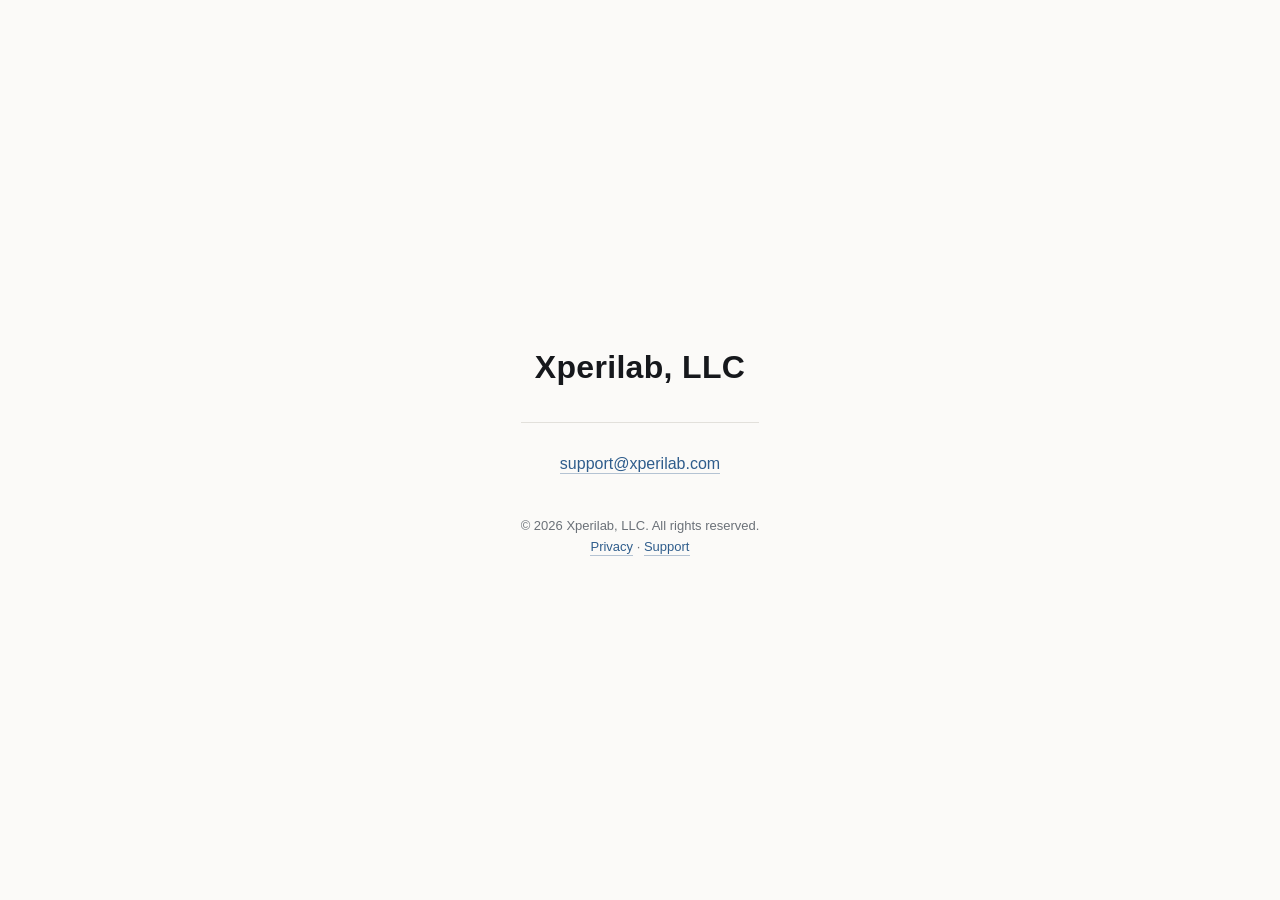
<file: index.html>
<!doctype html>
<html lang="en">
<head>
<meta charset="utf-8">
<meta name="viewport" content="width=device-width, initial-scale=1">
<title>Xperilab, LLC</title>
<meta name="description" content="Xperilab, LLC">
<link rel="icon" href="data:,">
<link rel="stylesheet" href="/style.css">
</head>
<body class="landing">
  <main>
    <h1>Xperilab, LLC</h1>
    <p class="contact"><a href="mailto:support@xperilab.com">support@xperilab.com</a></p>
    <p class="copyright">
      &copy; 2026 Xperilab, LLC. All rights reserved.<br>
      <a href="/privacy/">Privacy</a> &middot; <a href="/support/">Support</a>
    </p>
  </main>
</body>
</html>
</file>
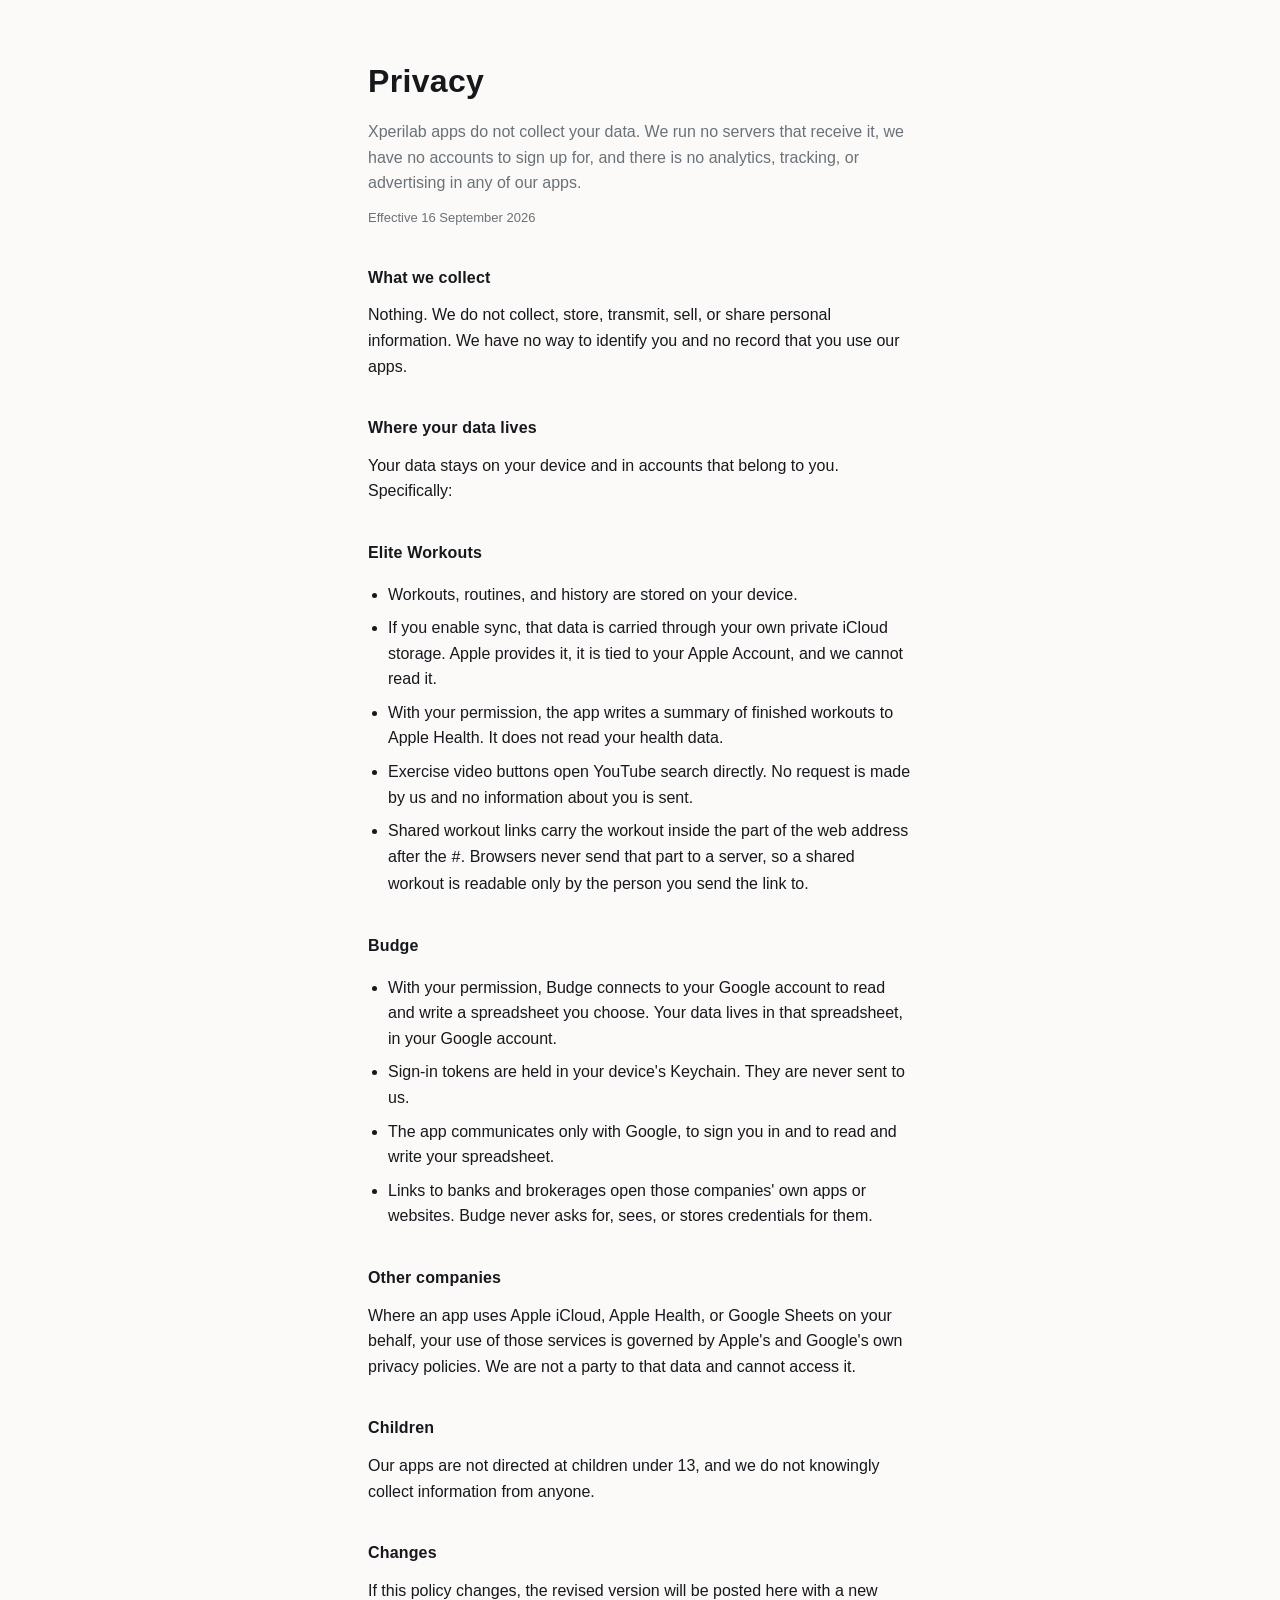
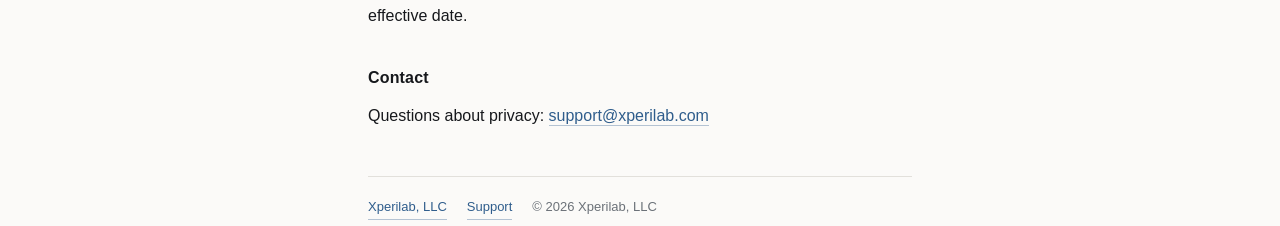
<file: privacy/index.html>
<!doctype html>
<html lang="en">
<head>
<meta charset="utf-8">
<meta name="viewport" content="width=device-width, initial-scale=1">
<title>Privacy — Xperilab, LLC</title>
<meta name="description" content="Privacy policy for Xperilab, LLC apps.">
<link rel="icon" href="data:,">
<link rel="stylesheet" href="/style.css">
</head>
<body class="doc">
  <main>
    <h1>Privacy</h1>
    <p class="lede">Xperilab apps do not collect your data. We run no servers that receive it, we have no accounts to sign up for, and there is no analytics, tracking, or advertising in any of our apps.</p>
    <p class="updated">Effective 16 September 2026</p>

    <h2>What we collect</h2>
    <p>Nothing. We do not collect, store, transmit, sell, or share personal information. We have no way to identify you and no record that you use our apps.</p>

    <h2>Where your data lives</h2>
    <p>Your data stays on your device and in accounts that belong to you. Specifically:</p>

    <h2>Elite Workouts</h2>
    <ul>
      <li>Workouts, routines, and history are stored on your device.</li>
      <li>If you enable sync, that data is carried through your own private iCloud storage. Apple provides it, it is tied to your Apple Account, and we cannot read it.</li>
      <li>With your permission, the app writes a summary of finished workouts to Apple Health. It does not read your health data.</li>
      <li>Exercise video buttons open YouTube search directly. No request is made by us and no information about you is sent.</li>
      <li>Shared workout links carry the workout inside the part of the web address after the <code>#</code>. Browsers never send that part to a server, so a shared workout is readable only by the person you send the link to.</li>
    </ul>

    <h2>Budge</h2>
    <ul>
      <li>With your permission, Budge connects to your Google account to read and write a spreadsheet you choose. Your data lives in that spreadsheet, in your Google account.</li>
      <li>Sign-in tokens are held in your device's Keychain. They are never sent to us.</li>
      <li>The app communicates only with Google, to sign you in and to read and write your spreadsheet.</li>
      <li>Links to banks and brokerages open those companies' own apps or websites. Budge never asks for, sees, or stores credentials for them.</li>
    </ul>

    <h2>Other companies</h2>
    <p>Where an app uses Apple iCloud, Apple Health, or Google Sheets on your behalf, your use of those services is governed by Apple's and Google's own privacy policies. We are not a party to that data and cannot access it.</p>

    <h2>Children</h2>
    <p>Our apps are not directed at children under 13, and we do not knowingly collect information from anyone.</p>

    <h2>Changes</h2>
    <p>If this policy changes, the revised version will be posted here with a new effective date.</p>

    <h2>Contact</h2>
    <p>Questions about privacy: <a href="mailto:support@xperilab.com">support@xperilab.com</a></p>

    <footer>
      <a href="/">Xperilab, LLC</a>
      <a href="/support/">Support</a>
      <span>&copy; 2026 Xperilab, LLC</span>
    </footer>
  </main>
</body>
</html>
</file>
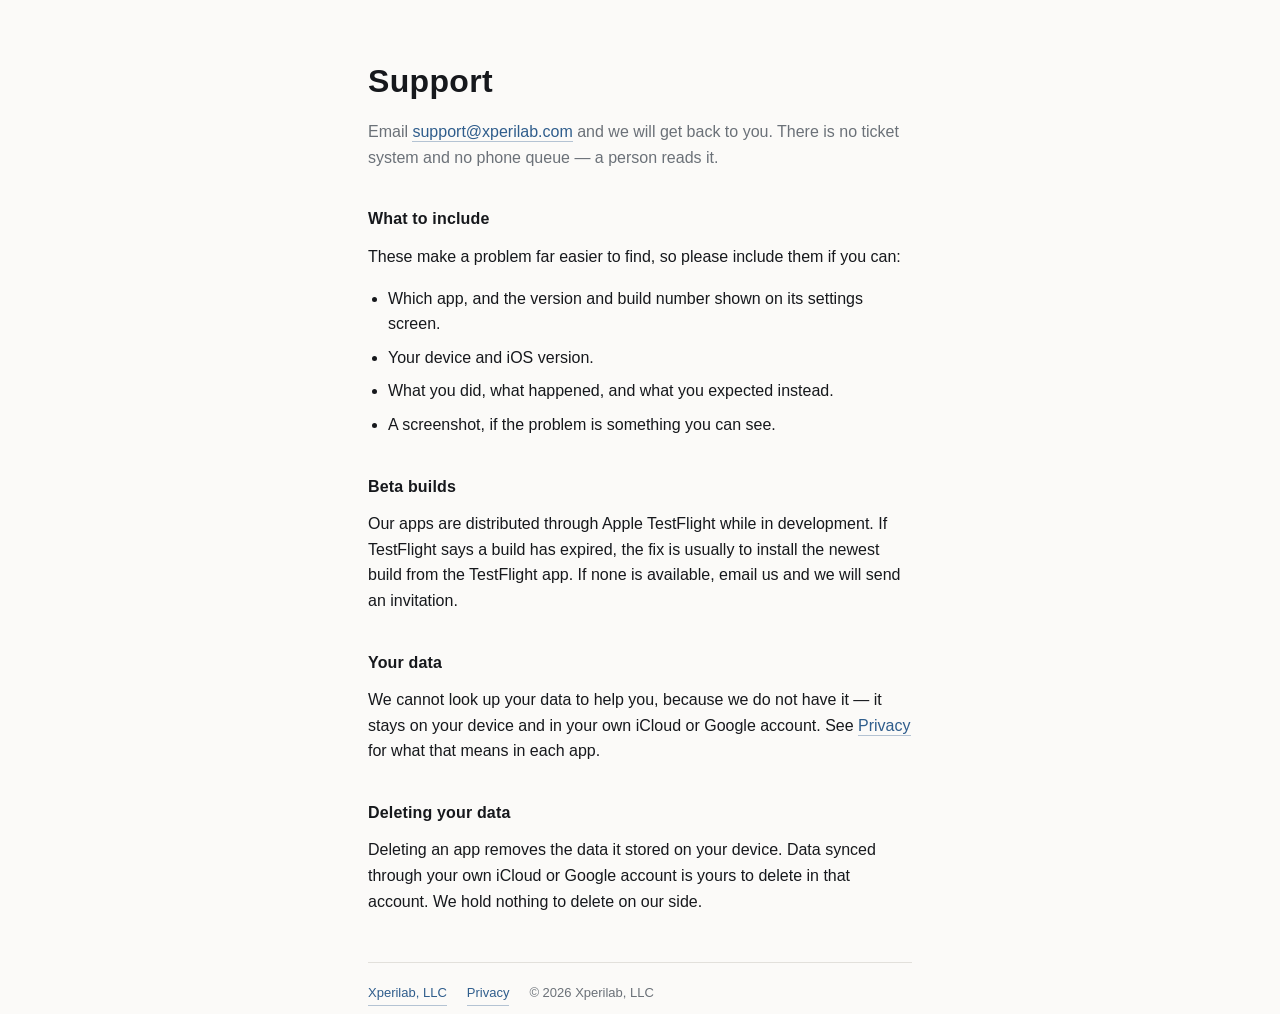
<file: support/index.html>
<!doctype html>
<html lang="en">
<head>
<meta charset="utf-8">
<meta name="viewport" content="width=device-width, initial-scale=1">
<title>Support — Xperilab, LLC</title>
<meta name="description" content="Support for Xperilab, LLC apps.">
<link rel="icon" href="data:,">
<link rel="stylesheet" href="/style.css">
</head>
<body class="doc">
  <main>
    <h1>Support</h1>
    <p class="lede">Email <a href="mailto:support@xperilab.com">support@xperilab.com</a> and we will get back to you. There is no ticket system and no phone queue — a person reads it.</p>

    <h2>What to include</h2>
    <p>These make a problem far easier to find, so please include them if you can:</p>
    <ul>
      <li>Which app, and the version and build number shown on its settings screen.</li>
      <li>Your device and iOS version.</li>
      <li>What you did, what happened, and what you expected instead.</li>
      <li>A screenshot, if the problem is something you can see.</li>
    </ul>

    <h2>Beta builds</h2>
    <p>Our apps are distributed through Apple TestFlight while in development. If TestFlight says a build has expired, the fix is usually to install the newest build from the TestFlight app. If none is available, email us and we will send an invitation.</p>

    <h2>Your data</h2>
    <p>We cannot look up your data to help you, because we do not have it — it stays on your device and in your own iCloud or Google account. See <a href="/privacy/">Privacy</a> for what that means in each app.</p>

    <h2>Deleting your data</h2>
    <p>Deleting an app removes the data it stored on your device. Data synced through your own iCloud or Google account is yours to delete in that account. We hold nothing to delete on our side.</p>

    <footer>
      <a href="/">Xperilab, LLC</a>
      <a href="/privacy/">Privacy</a>
      <span>&copy; 2026 Xperilab, LLC</span>
    </footer>
  </main>
</body>
</html>
</file>
<file: style.css>
:root {
  color-scheme: light dark;
  --ground: #FBFAF8;
  --ink:    #16181C;
  --muted:  #6B7178;
  --rule:   #E2E0DB;
  --link:   #2F5D8C;
}
@media (prefers-color-scheme: dark) {
  :root {
    --ground: #111315;
    --ink:    #E9E9E6;
    --muted:  #94999F;
    --rule:   #2A2D31;
    --link:   #7FAEDC;
  }
}

* { box-sizing: border-box; }
html, body { height: 100%; }
body {
  margin: 0;
  background: var(--ground);
  color: var(--ink);
  font: 400 16px/1.6 -apple-system, BlinkMacSystemFont, "Segoe UI", Roboto,
        Helvetica, Arial, sans-serif;
  -webkit-font-smoothing: antialiased;
  padding: 32px 24px;
}

/* The landing page is a single centred block. */
body.landing { display: grid; place-items: center; }
body.landing main { max-width: 30rem; text-align: center; }

/* Policy and support pages read as documents. */
body.doc { display: block; }
body.doc main { max-width: 34rem; margin: 0 auto; padding: 24px 0 8px; }

h1 {
  margin: 0;
  font-size: clamp(1.5rem, 5vw, 2rem);
  font-weight: 600;
  letter-spacing: 0.01em;
  text-wrap: balance;
}
body.doc h2 {
  margin: 2.25rem 0 0.5rem;
  font-size: 1rem;
  font-weight: 600;
  letter-spacing: 0.01em;
}
body.doc p, body.doc li { margin: 0.75rem 0; }
body.doc ul { padding-left: 1.25rem; }
body.doc li { margin: 0.5rem 0; }

.lede { margin-top: 1rem; color: var(--muted); }

.contact {
  margin: 1.75rem 0 0;
  padding-top: 1.75rem;
  border-top: 1px solid var(--rule);
}

a {
  color: var(--link);
  text-decoration: none;
  border-bottom: 1px solid color-mix(in srgb, var(--link) 35%, transparent);
  padding-bottom: 1px;
}
a:hover { border-bottom-color: var(--link); }
a:focus-visible { outline: 2px solid var(--link); outline-offset: 3px; border-radius: 2px; }

.copyright, .updated {
  margin: 2.5rem 0 0;
  font-size: 0.8125rem;
  color: var(--muted);
}
.updated { margin: 0.5rem 0 0; }

footer {
  margin-top: 3rem;
  padding-top: 1.25rem;
  border-top: 1px solid var(--rule);
  font-size: 0.8125rem;
  color: var(--muted);
  display: flex;
  gap: 1.25rem;
  flex-wrap: wrap;
}
</file>
